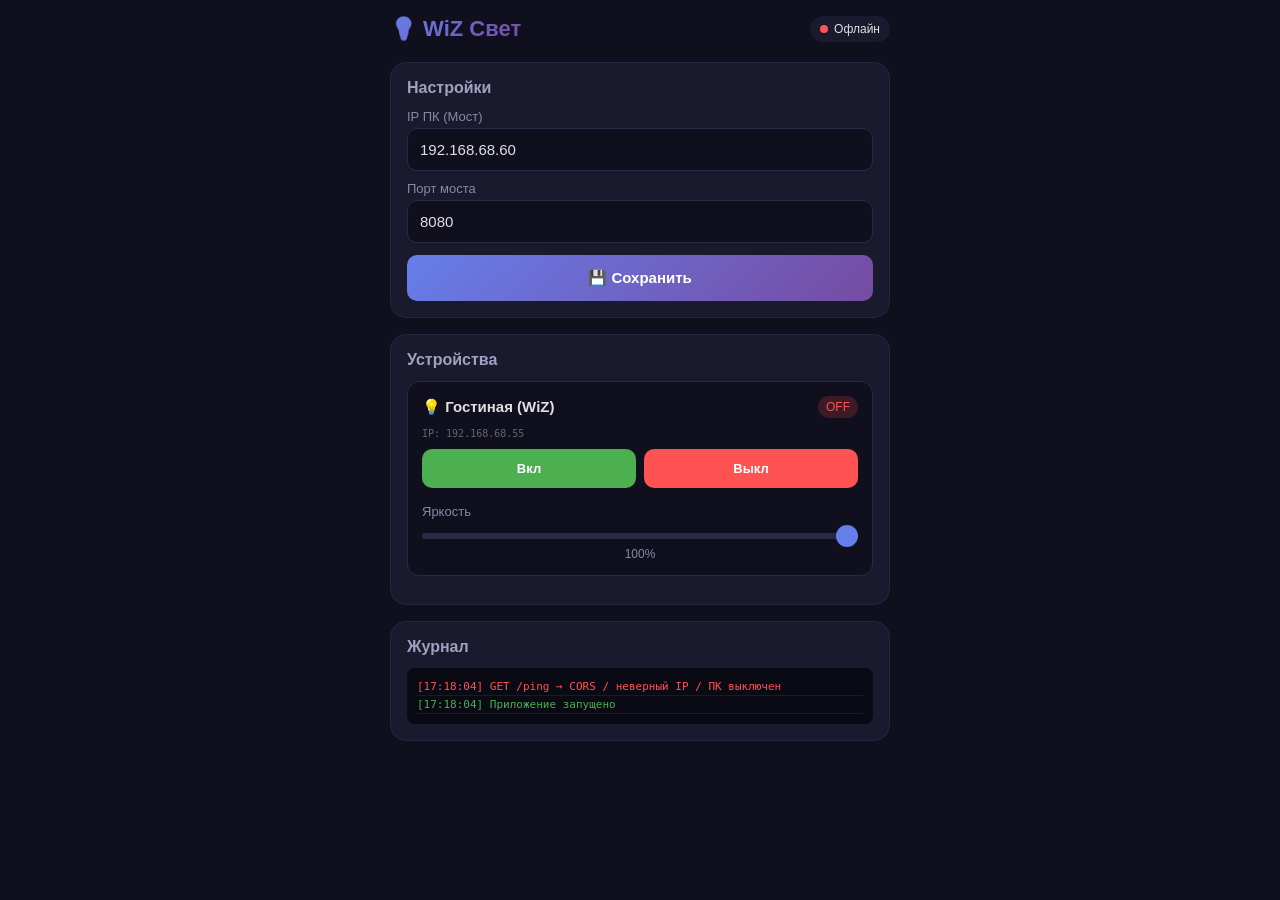
<file: index.html>
<!DOCTYPE html>
<html lang="ru">
<head>
    <meta charset="UTF-8">
    <meta name="viewport" content="width=device-width, initial-scale=1.0, maximum-scale=1.0, user-scalable=no">
    <meta name="theme-color" content="#1a1a2e">
    <title>WiZ Управление</title>
    <link rel="stylesheet" href="style.css">
</head>
<body>
    <div class="app">
        <header class="header">
            <h1>💡 WiZ Свет</h1>
            <div class="status" id="connectionStatus">
                <span class="dot"></span>
                <span>Проверка...</span>
            </div>
        </header>

        <section class="settings-card">
            <h2>Настройки</h2>
            <label>IP ПК (Мост)</label>
            <input type="text" id="bridgeIp" value="192.168.68.60">
            <label>Порт моста</label>
            <input type="number" id="bridgePort" value="8080">
            <button class="btn primary" onclick="saveSettings()">💾 Сохранить</button>
        </section>

        <section class="devices">
            <h2>Устройства</h2>
            <div id="deviceList"></div>
        </section>

        <section class="log">
            <h2>Журнал</h2>
            <div id="logBox"></div>
        </section>
    </div>
    <script src="app.js"></script>
</body>
</html>
</file>
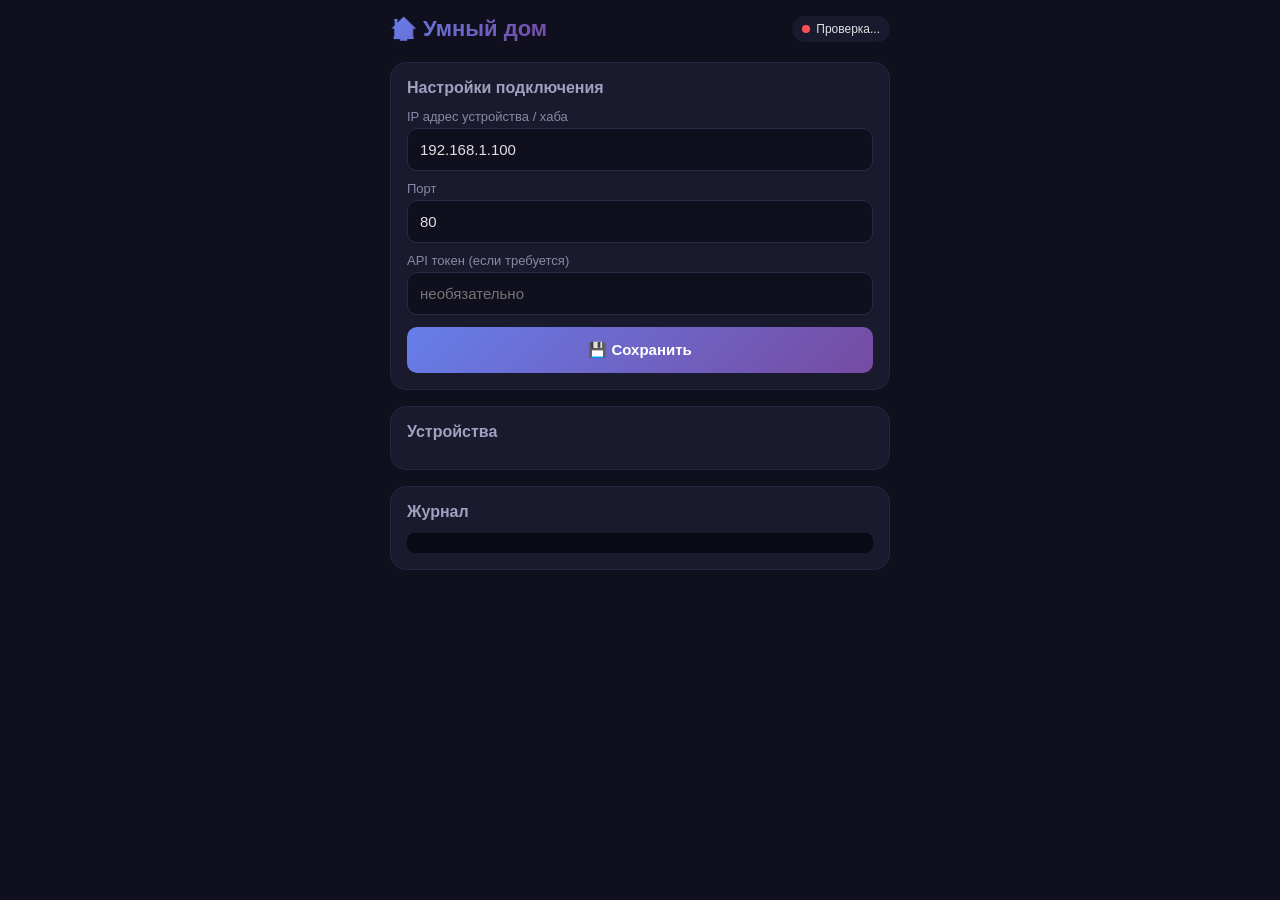
<file: deepseek_html_20261117_51053c.html>
<!DOCTYPE html>
<html lang="ru">
<head>
    <meta charset="UTF-8">
    <meta name="viewport" content="width=device-width, initial-scale=1.0, maximum-scale=1.0, user-scalable=no">
    <meta name="theme-color" content="#1a1a2e">
    <meta name="apple-mobile-web-app-capable" content="yes">
    <title>Умный дом</title>
    <link rel="manifest" href="manifest.json">
    <link rel="stylesheet" href="style.css">
</head>
<body>
    <div class="app">
        <header class="header">
            <h1>🏠 Умный дом</h1>
            <div class="status" id="connectionStatus">
                <span class="dot"></span>
                <span>Проверка...</span>
            </div>
        </header>

        <section class="settings-card">
            <h2>Настройки подключения</h2>
            <label>IP адрес устройства / хаба</label>
            <input type="text" id="deviceIp" placeholder="192.168.1.100" value="192.168.1.100">
            <label>Порт</label>
            <input type="number" id="devicePort" value="80">
            <label>API токен (если требуется)</label>
            <input type="password" id="apiToken" placeholder="необязательно">
            <button class="btn primary" onclick="saveSettings()">💾 Сохранить</button>
        </section>

        <section class="devices">
            <h2>Устройства</h2>
            <div id="deviceList"></div>
        </section>

        <section class="log">
            <h2>Журнал</h2>
            <div id="logBox"></div>
        </section>
    </div>

    <script src="app.js"></script>
</body>
</html>
</file>
<file: style.css>
* {
    margin: 0;
    padding: 0;
    box-sizing: border-box;
    -webkit-tap-highlight-color: transparent;
}

body {
    font-family: -apple-system, BlinkMacSystemFont, 'Segoe UI', Roboto, sans-serif;
    background: #0f0f1e;
    color: #e0e0e0;
    min-height: 100vh;
    padding: 16px;
    padding-bottom: 80px;
}

.app {
    max-width: 500px;
    margin: 0 auto;
}

.header {
    display: flex;
    justify-content: space-between;
    align-items: center;
    margin-bottom: 20px;
}

.header h1 {
    font-size: 22px;
    background: linear-gradient(135deg, #667eea, #764ba2);
    -webkit-background-clip: text;
    -webkit-text-fill-color: transparent;
}

.status {
    display: flex;
    align-items: center;
    gap: 6px;
    font-size: 12px;
    padding: 6px 10px;
    background: #1a1a2e;
    border-radius: 20px;
}

.dot {
    width: 8px;
    height: 8px;
    border-radius: 50%;
    background: #ff5252;
    animation: pulse 2s infinite;
}

.dot.online { background: #4caf50; animation: none; }
.dot.offline { background: #ff5252; }

@keyframes pulse {
    0%, 100% { opacity: 1; }
    50% { opacity: 0.4; }
}

.settings-card, .devices, .log {
    background: #1a1a2e;
    border-radius: 16px;
    padding: 16px;
    margin-bottom: 16px;
    border: 1px solid #252540;
}

h2 {
    font-size: 16px;
    margin-bottom: 12px;
    color: #a0a0c0;
}

label {
    display: block;
    font-size: 13px;
    color: #8888a8;
    margin: 10px 0 4px;
}

input {
    width: 100%;
    padding: 12px;
    background: #0f0f1e;
    border: 1px solid #2a2a45;
    border-radius: 10px;
    color: #e0e0e0;
    font-size: 15px;
    outline: none;
}

input:focus {
    border-color: #667eea;
}

.btn {
    width: 100%;
    padding: 14px;
    border: none;
    border-radius: 10px;
    font-size: 15px;
    font-weight: 600;
    cursor: pointer;
    margin-top: 12px;
    transition: transform 0.1s;
}

.btn:active { transform: scale(0.97); }

.btn.primary {
    background: linear-gradient(135deg, #667eea, #764ba2);
    color: white;
}

.device-card {
    background: #0f0f1e;
    border-radius: 12px;
    padding: 14px;
    margin-bottom: 12px;
    border: 1px solid #2a2a45;
}

.device-header {
    display: flex;
    justify-content: space-between;
    align-items: center;
    margin-bottom: 10px;
}

.device-name {
    font-weight: 600;
    font-size: 15px;
}

.device-id {
    font-size: 10px;
    color: #666;
    font-family: monospace;
    word-break: break-all;
    margin-bottom: 10px;
}

.device-state {
    font-size: 12px;
    padding: 4px 8px;
    border-radius: 12px;
    background: #2a2a45;
}

.device-state.on {
    background: #4caf5030;
    color: #4caf50;
}

.device-state.off {
    background: #ff525230;
    color: #ff5252;
}

.controls {
    display: grid;
    grid-template-columns: 1fr 1fr;
    gap: 8px;
}

.controls .btn {
    margin-top: 0;
    padding: 12px;
    font-size: 13px;
}

.btn.on-btn { background: #4caf50; color: white; }
.btn.off-btn { background: #ff5252; color: white; }

.brightness {
    grid-column: 1 / -1;
    margin-top: 8px;
}

.brightness label {
    margin: 0 0 6px;
}

input[type="range"] {
    width: 100%;
    -webkit-appearance: none;
    height: 6px;
    background: #2a2a45;
    border-radius: 3px;
    padding: 0;
    border: none;
}

input[type="range"]::-webkit-slider-thumb {
    -webkit-appearance: none;
    width: 22px;
    height: 22px;
    border-radius: 50%;
    background: #667eea;
    cursor: pointer;
}

.brightness-value {
    text-align: center;
    font-size: 12px;
    color: #8888a8;
    margin-top: 4px;
}

#logBox {
    font-family: monospace;
    font-size: 11px;
    max-height: 200px;
    overflow-y: auto;
    background: #0a0a14;
    padding: 10px;
    border-radius: 8px;
    color: #8888a8;
}

.log-line { padding: 2px 0; border-bottom: 1px solid #1a1a2e; }
.log-line.ok { color: #4caf50; }
.log-line.err { color: #ff5252; }
</file>
